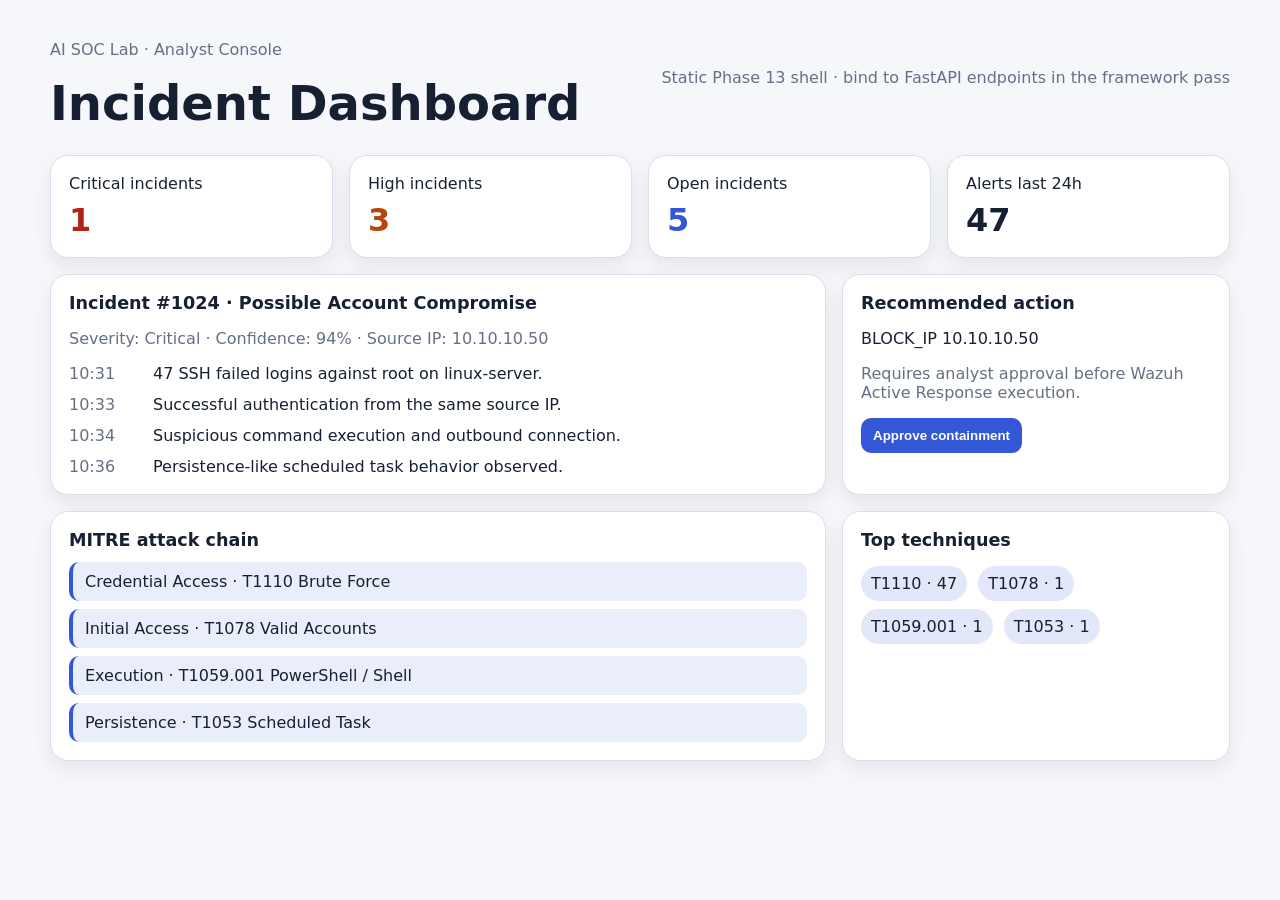
<file: frontend/index.html>
<!doctype html>
<meta charset="utf-8">
<meta name="viewport" content="width=device-width, initial-scale=1">
<title>AI SOC Dashboard</title>
<style>
  :root {
    color-scheme: light dark;
    --bg: #f6f7fb;
    --panel: #ffffff;
    --text: #172033;
    --muted: #667085;
    --line: #d9dee8;
    --accent: #3457d5;
    --critical: #b42318;
    --high: #b54708;
    --ok: #027a48;
  }
  @media (prefers-color-scheme: dark) {
    :root {
      --bg: #111827;
      --panel: #1f2937;
      --text: #f9fafb;
      --muted: #cbd5e1;
      --line: #374151;
      --accent: #8ea2ff;
      --critical: #ff9b8f;
      --high: #ffc46b;
      --ok: #73d6a1;
    }
  }
  body {
    margin: 0;
    font-family: Inter, ui-sans-serif, system-ui, -apple-system, BlinkMacSystemFont, "Segoe UI", sans-serif;
    background: var(--bg);
    color: var(--text);
  }
  .shell { max-width: 1180px; margin: 0 auto; padding: 24px; }
  header { display: flex; justify-content: space-between; gap: 16px; align-items: center; margin-bottom: 24px; }
  h1, h2, h3 { margin: 0; }
  h1 { font-size: clamp(1.8rem, 4vw, 3rem); }
  h2 { font-size: 1.1rem; margin-bottom: 12px; }
  .muted { color: var(--muted); }
  .grid { display: grid; gap: 16px; }
  .cards { grid-template-columns: repeat(auto-fit, minmax(180px, 1fr)); }
  .two { grid-template-columns: minmax(0, 2fr) minmax(280px, 1fr); margin-top: 16px; }
  .panel, .card {
    background: var(--panel);
    border: 1px solid var(--line);
    border-radius: 18px;
    padding: 18px;
    box-shadow: 0 8px 20px rgb(15 23 42 / 8%);
  }
  .card strong { display: block; font-size: 2rem; margin-top: 8px; }
  .critical strong { color: var(--critical); }
  .high strong { color: var(--high); }
  .open strong { color: var(--accent); }
  .timeline { display: grid; gap: 12px; }
  .event { display: grid; grid-template-columns: 72px 1fr; gap: 12px; align-items: start; }
  .event time { color: var(--muted); font-variant-numeric: tabular-nums; }
  .technique { display: inline-flex; align-items: center; gap: 8px; margin: 4px 6px 4px 0; padding: 8px 10px; border-radius: 999px; background: color-mix(in srgb, var(--accent) 14%, transparent); }
  .chain { display: grid; gap: 8px; }
  .chain div { padding: 10px 12px; border-left: 4px solid var(--accent); background: color-mix(in srgb, var(--accent) 10%, transparent); border-radius: 10px; }
  .actions button { border: 0; border-radius: 10px; padding: 10px 12px; color: white; background: var(--accent); font-weight: 700; }
  @media (max-width: 760px) {
    .shell { padding: 16px; }
    header { align-items: flex-start; flex-direction: column; }
    .two { grid-template-columns: 1fr; }
    .event { grid-template-columns: 1fr; }
  }
</style>
<main class="shell">
  <header>
    <div>
      <p class="muted">AI SOC Lab · Analyst Console</p>
      <h1>Incident Dashboard</h1>
    </div>
    <p class="muted">Static Phase 13 shell · bind to FastAPI endpoints in the framework pass</p>
  </header>

  <section class="grid cards" aria-label="Dashboard summary">
    <article class="card critical"><span>Critical incidents</span><strong>1</strong></article>
    <article class="card high"><span>High incidents</span><strong>3</strong></article>
    <article class="card open"><span>Open incidents</span><strong>5</strong></article>
    <article class="card"><span>Alerts last 24h</span><strong>47</strong></article>
  </section>

  <section class="grid two">
    <article class="panel">
      <h2>Incident #1024 · Possible Account Compromise</h2>
      <p class="muted">Severity: Critical · Confidence: 94% · Source IP: 10.10.10.50</p>
      <div class="timeline">
        <div class="event"><time>10:31</time><span>47 SSH failed logins against root on linux-server.</span></div>
        <div class="event"><time>10:33</time><span>Successful authentication from the same source IP.</span></div>
        <div class="event"><time>10:34</time><span>Suspicious command execution and outbound connection.</span></div>
        <div class="event"><time>10:36</time><span>Persistence-like scheduled task behavior observed.</span></div>
      </div>
    </article>
    <aside class="panel actions">
      <h2>Recommended action</h2>
      <p>BLOCK_IP 10.10.10.50</p>
      <p class="muted">Requires analyst approval before Wazuh Active Response execution.</p>
      <button type="button">Approve containment</button>
    </aside>
  </section>

  <section class="grid two">
    <article class="panel">
      <h2>MITRE attack chain</h2>
      <div class="chain">
        <div>Credential Access · T1110 Brute Force</div>
        <div>Initial Access · T1078 Valid Accounts</div>
        <div>Execution · T1059.001 PowerShell / Shell</div>
        <div>Persistence · T1053 Scheduled Task</div>
      </div>
    </article>
    <article class="panel">
      <h2>Top techniques</h2>
      <span class="technique">T1110 · 47</span>
      <span class="technique">T1078 · 1</span>
      <span class="technique">T1059.001 · 1</span>
      <span class="technique">T1053 · 1</span>
    </article>
  </section>
</main>
</file>
